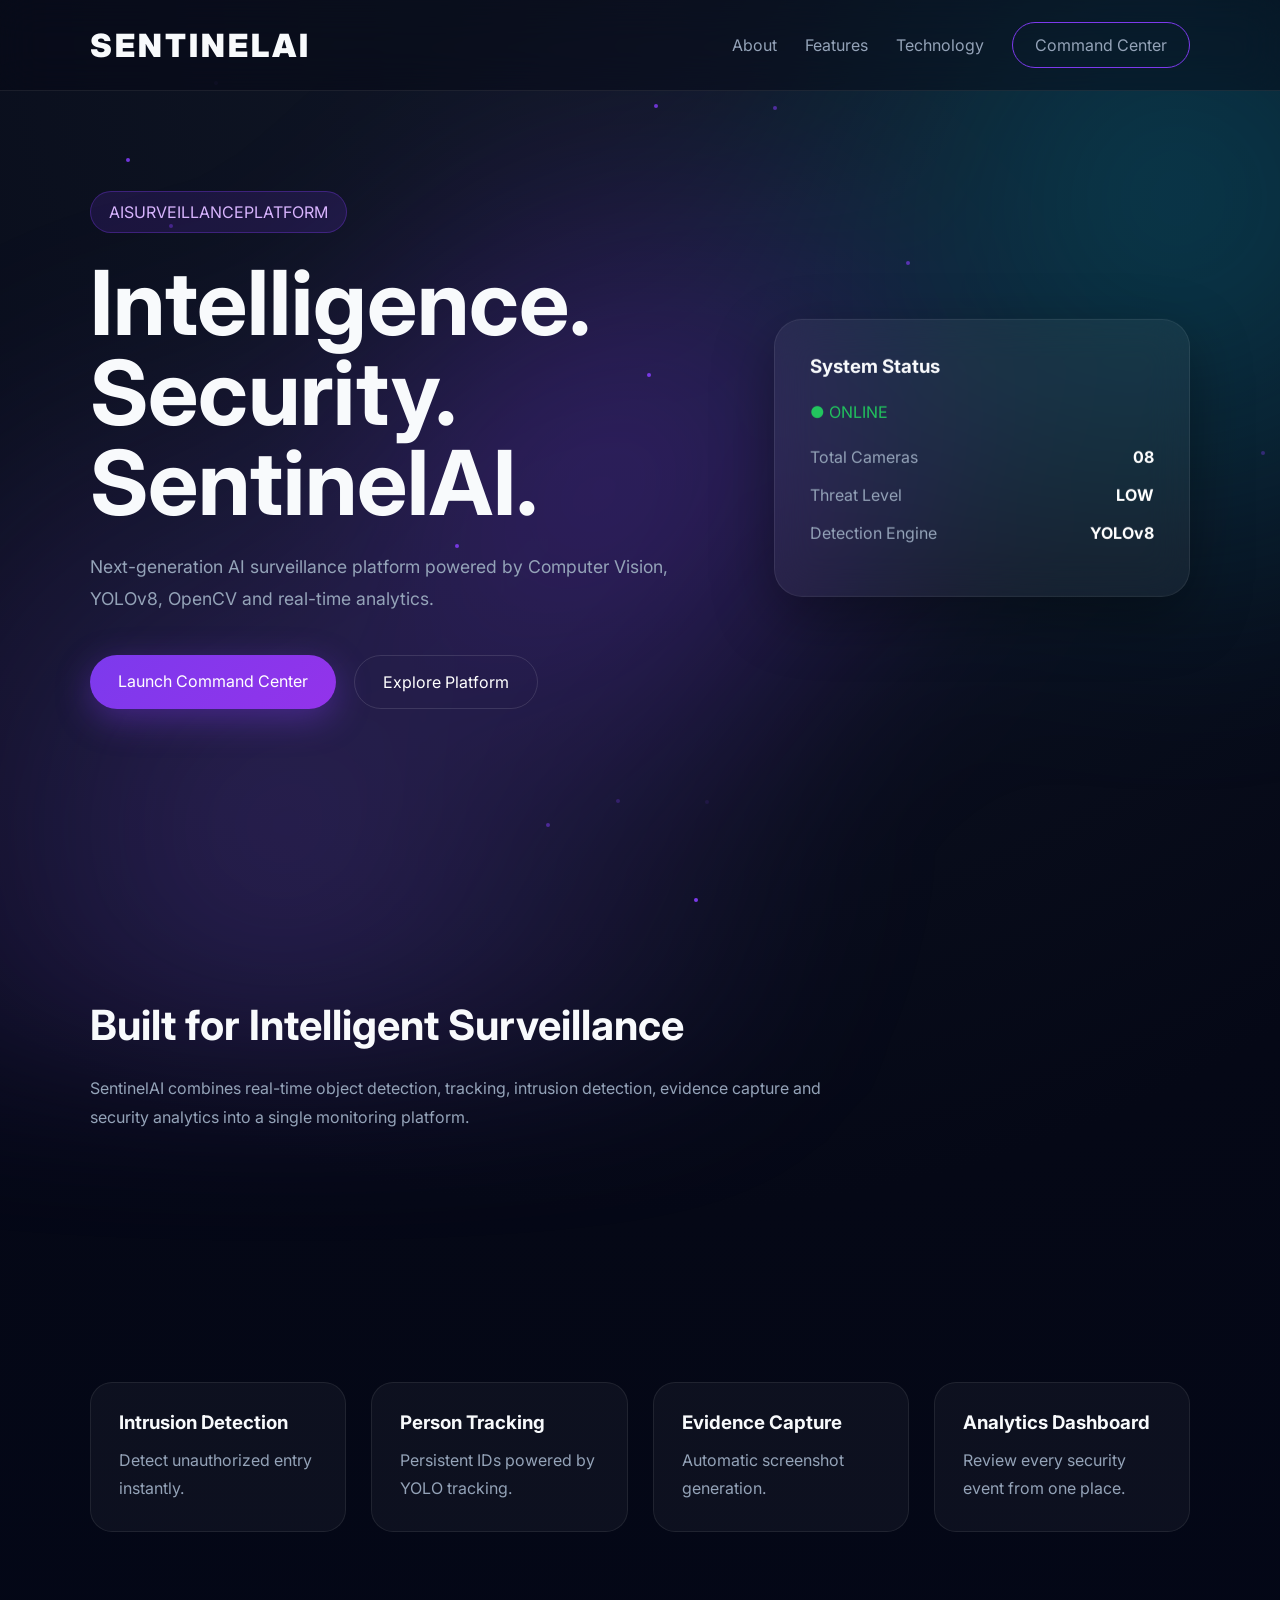
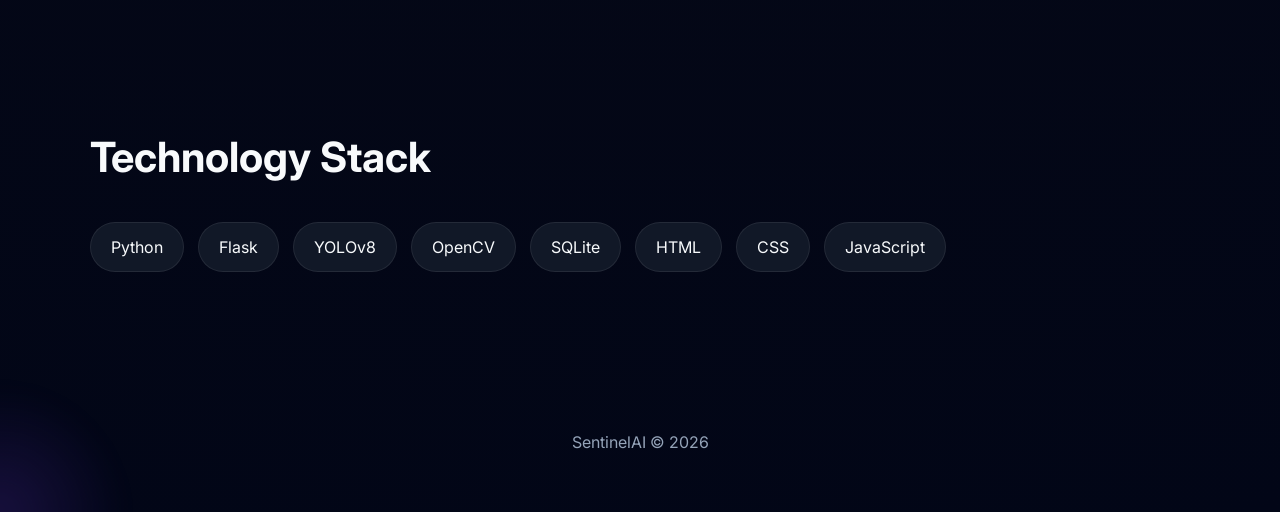
<file: templates/index.html>
<!DOCTYPE html>
<html lang="en">
<head>
    <meta charset="UTF-8">
    <meta name="viewport" content="width=device-width, initial-scale=1.0">
    <title>SentinelAI</title>
    <link rel="preconnect" href="https://fonts.googleapis.com">
    <link rel="preconnect" href="https://fonts.gstatic.com" crossorigin>
    <link href="https://fonts.googleapis.com/css2?family=Inter:wght@300;400;600;700;900&display=swap" rel="stylesheet">
    <link rel="stylesheet" href="/static/css/style.css">
</head>
<body>
    <header class="navbar">
        <div class="brand">SENTINELAI</div>
        <nav>
            <a href="#about">About</a>
            <a href="#features">Features</a>
            <a href="#technology">Technology</a>
            <a href="/dashboard" class="cta">Command Center</a>
        </nav>
    </header>

    <section class="hero">
        <div class="hero-content">
            <span class="badge">AI SURVEILLANCE PLATFORM</span>
            <h1>Intelligence.<br>Security.<br>SentinelAI.</h1>
            <p>Next-generation AI surveillance platform powered by Computer Vision, YOLOv8, OpenCV and real-time analytics.</p>
            <div class="buttons">
                <a href="/dashboard" class="primary-btn">Launch Command Center</a>
                <a href="#features" class="secondary-btn">Explore Platform</a>
            </div>
        </div>
        <div class="hero-preview">
            <div class="glass-card">
                <h3>System Status</h3>
                <div class="status online">● ONLINE</div>
                <div class="metric">
                    <span>Total Cameras</span>
                    <strong>08</strong>
                </div>
                <div class="metric">
                    <span>Threat Level</span>
                    <strong>LOW</strong>
                </div>
                <div class="metric">
                    <span>Detection Engine</span>
                    <strong>YOLOv8</strong>
                </div>
            </div>
        </div>
    </section>

    <section id="about" class="section">
        <h2>Built for Intelligent Surveillance</h2>
        <p>SentinelAI combines real-time object detection, tracking, intrusion detection, evidence capture and security analytics into a single monitoring platform.</p>
    </section>

    <section id="features" class="section">
        <div class="feature-grid">
            <div class="feature">
                <h3>Intrusion Detection</h3>
                <p>Detect unauthorized entry instantly.</p>
            </div>
            <div class="feature">
                <h3>Person Tracking</h3>
                <p>Persistent IDs powered by YOLO tracking.</p>
            </div>
            <div class="feature">
                <h3>Evidence Capture</h3>
                <p>Automatic screenshot generation.</p>
            </div>
            <div class="feature">
                <h3>Analytics Dashboard</h3>
                <p>Review every security event from one place.</p>
            </div>
        </div>
    </section>

    <section id="technology" class="section">
        <h2>Technology Stack</h2>
        <div class="stack">
            <span>Python</span>
            <span>Flask</span>
            <span>YOLOv8</span>
            <span>OpenCV</span>
            <span>SQLite</span>
            <span>HTML</span>
            <span>CSS</span>
            <span>JavaScript</span>
        </div>
    </section>

    <footer>
        <p>SentinelAI © 2026</p>
    </footer>

    <script src="/static/js/script.js"></script>
</body>
</html>
</file>
<file: static/css/style.css>
:root {
    --bg: #050816;
    --bg2: #0f172a;
    --primary: #7c3aed;
    --accent: #06b6d4;
    --text: #f8fafc;
    --muted: #94a3b8;
}

* {
    margin: 0;
    padding: 0;
    box-sizing: border-box;
    font-family: 'Inter', sans-serif;
}

html {
    scroll-behavior: smooth;
}

body {
    background: radial-gradient(circle at top, #111827 0%, #050816 55%, #020617 100%);
    color: var(--text);
    overflow-x: hidden;
}

body::before {
    content: "";
    position: fixed;
    inset: -20%;
    background:
        radial-gradient(circle, #7c3aed55 0%, transparent 35%),
        radial-gradient(circle at 80% 30%, #06b6d444 0%, transparent 30%),
        radial-gradient(circle at 30% 80%, #8b5cf644 0%, transparent 35%);
    filter: blur(80px);
    animation: aurora 12s ease-in-out infinite alternate;
    z-index: -2;
}

@keyframes aurora {
    from {
        transform: translate(-40px, -20px) scale(1);
    }
    to {
        transform: translate(40px, 30px) scale(1.15);
    }
}

.navbar {
    position: fixed;
    top: 0;
    width: 100%;
    padding: 22px 7%;
    display: flex;
    justify-content: space-between;
    align-items: center;
    backdrop-filter: blur(18px);
    background: rgba(5, 8, 22, 0.45);
    border-bottom: 1px solid rgba(255, 255, 255, 0.08);
    z-index: 999;
}

.brand {
    font-size: 2rem;
    font-weight: 900;
    letter-spacing: 3px;
}

nav {
    display: flex;
    gap: 28px;
    align-items: center;
}

nav a {
    color: var(--muted);
    text-decoration: none;
    transition: 0.3s;
}

nav a:hover {
    color: white;
}

.cta {
    border: 1px solid var(--primary);
    padding: 12px 22px;
    border-radius: 999px;
}

.hero {
    min-height: 100vh;
    display: grid;
    grid-template-columns: 1.2fr 0.8fr;
    align-items: center;
    padding: 120px 7%;
    gap: 60px;
}

.badge {
    display: inline-block;
    padding: 10px 18px;
    border-radius: 999px;
    background: rgba(124, 58, 237, 0.15);
    border: 1px solid rgba(124, 58, 237, 0.35);
    color: #d8b4fe;
    margin-bottom: 25px;
}

.hero h1 {
    font-size: clamp(3rem, 7vw, 6rem);
    line-height: 1;
    margin-bottom: 24px;
}

.hero p {
    color: var(--muted);
    max-width: 620px;
    line-height: 1.8;
    font-size: 1.1rem;
}

.buttons {
    display: flex;
    gap: 18px;
    margin-top: 40px;
    flex-wrap: wrap;
}

.primary-btn,
.secondary-btn {
    text-decoration: none;
    padding: 16px 28px;
    border-radius: 999px;
    transition: 0.35s;
}

.primary-btn {
    background: linear-gradient(135deg, var(--primary), #9333ea);
    color: white;
    box-shadow: 0 10px 35px rgba(124, 58, 237, 0.4);
}

.primary-btn:hover {
    transform: translateY(-4px);
}

.secondary-btn {
    border: 1px solid rgba(255, 255, 255, 0.12);
    color: white;
}

.glass-card {
    background: rgba(255, 255, 255, 0.05);
    backdrop-filter: blur(20px);
    border: 1px solid rgba(255, 255, 255, 0.08);
    border-radius: 28px;
    padding: 35px;
    box-shadow: 0 20px 60px rgba(0, 0, 0, 0.35);
}

.glass-card h3 {
    margin-bottom: 24px;
}

.status.online {
    color: #22c55e;
    margin-bottom: 25px;
}

.metric {
    display: flex;
    justify-content: space-between;
    margin: 18px 0;
    color: var(--muted);
}

.metric strong {
    color: white;
}

.section {
    padding: 100px 7%;
}

.section h2 {
    font-size: 2.6rem;
    margin-bottom: 24px;
}

.section p {
    color: var(--muted);
    max-width: 780px;
    line-height: 1.8;
}

.feature-grid {
    margin-top: 50px;
    display: grid;
    grid-template-columns: repeat(auto-fit, minmax(250px, 1fr));
    gap: 25px;
}

.feature {
    background: rgba(255, 255, 255, 0.04);
    border: 1px solid rgba(255, 255, 255, 0.08);
    padding: 28px;
    border-radius: 22px;
    transition: 0.35s;
}

.feature:hover {
    transform: translateY(-8px);
    border-color: var(--accent);
}

.feature h3 {
    margin-bottom: 12px;
}

.feature p {
    color: var(--muted);
}

.stack {
    display: flex;
    flex-wrap: wrap;
    gap: 14px;
    margin-top: 40px;
}

.stack span {
    padding: 14px 20px;
    background: #111827;
    border: 1px solid rgba(255, 255, 255, 0.08);
    border-radius: 999px;
}

footer {
    padding: 60px;
    text-align: center;
    color: var(--muted);
}

@media (max-width: 900px) {
    .hero {
        grid-template-columns: 1fr;
        text-align: center;
    }
    nav {
        display: none;
    }
    .buttons {
        justify-content: center;
    }
}
</file>
